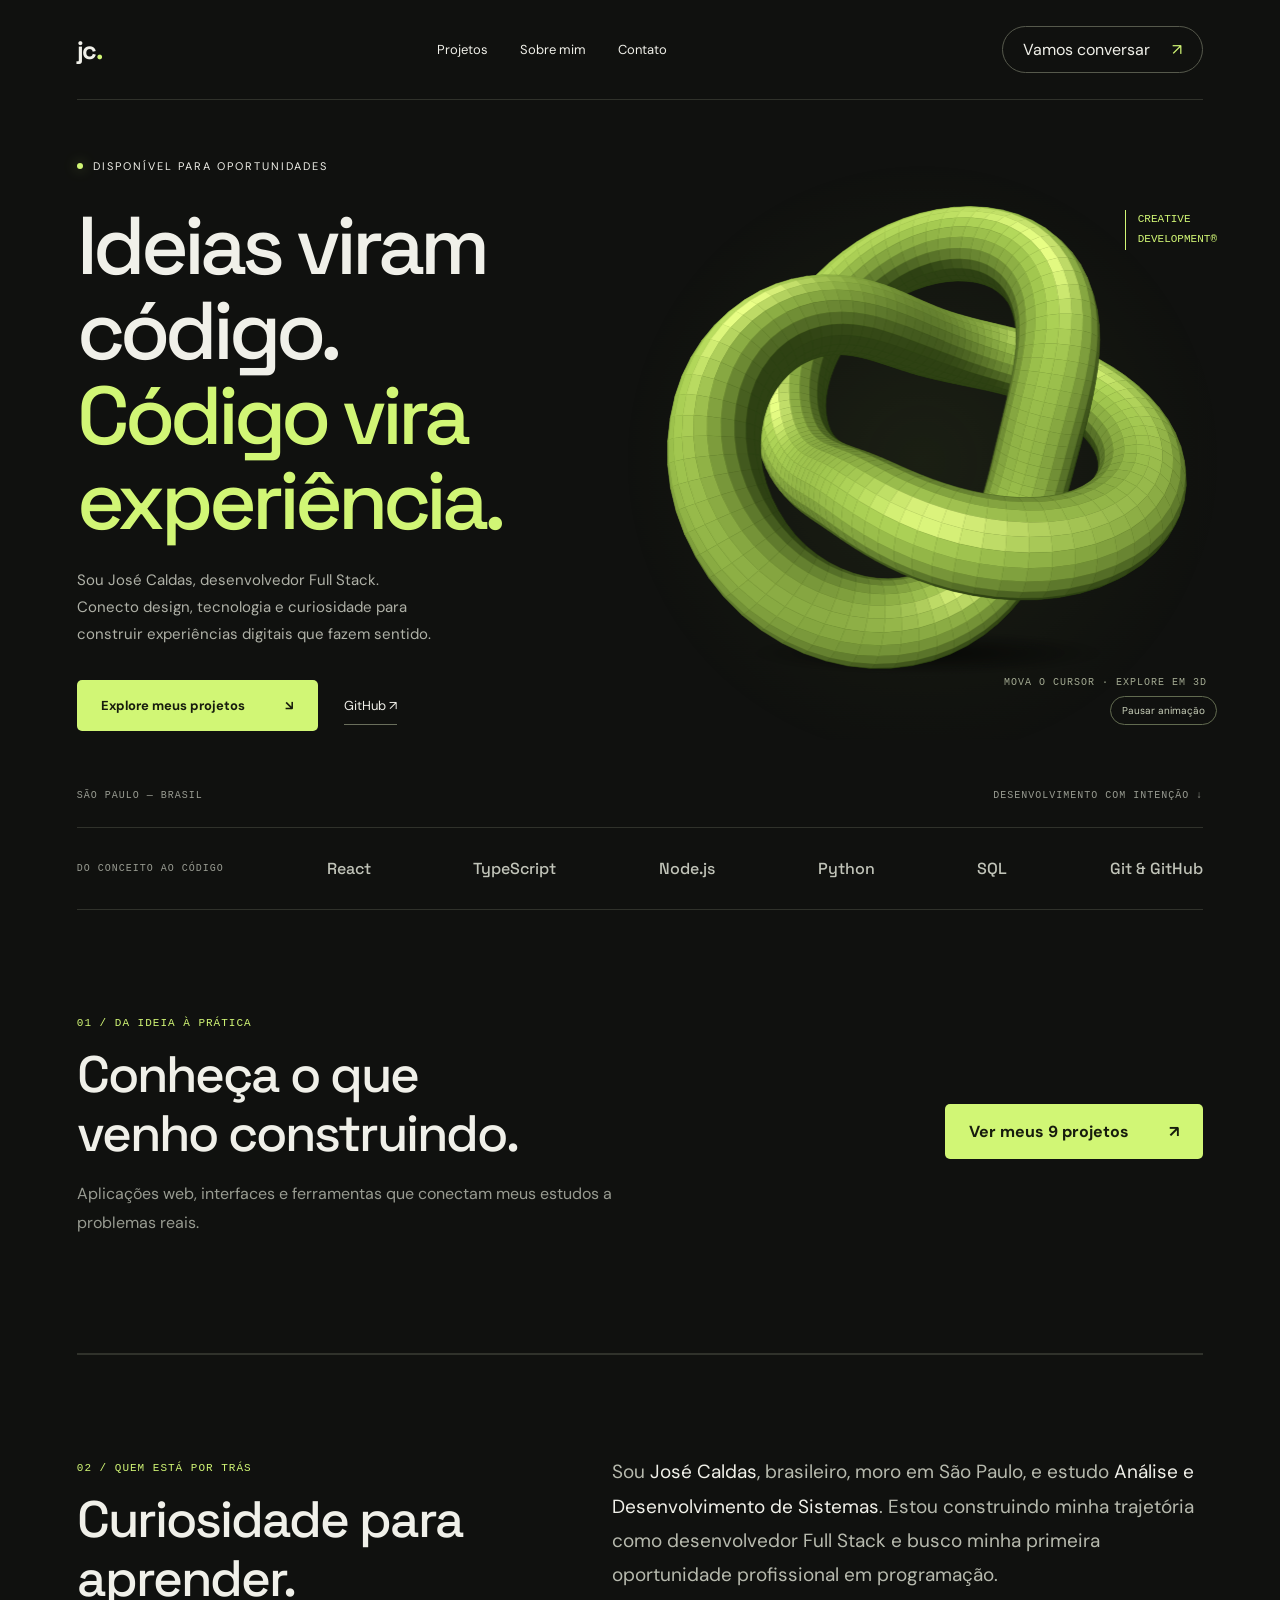
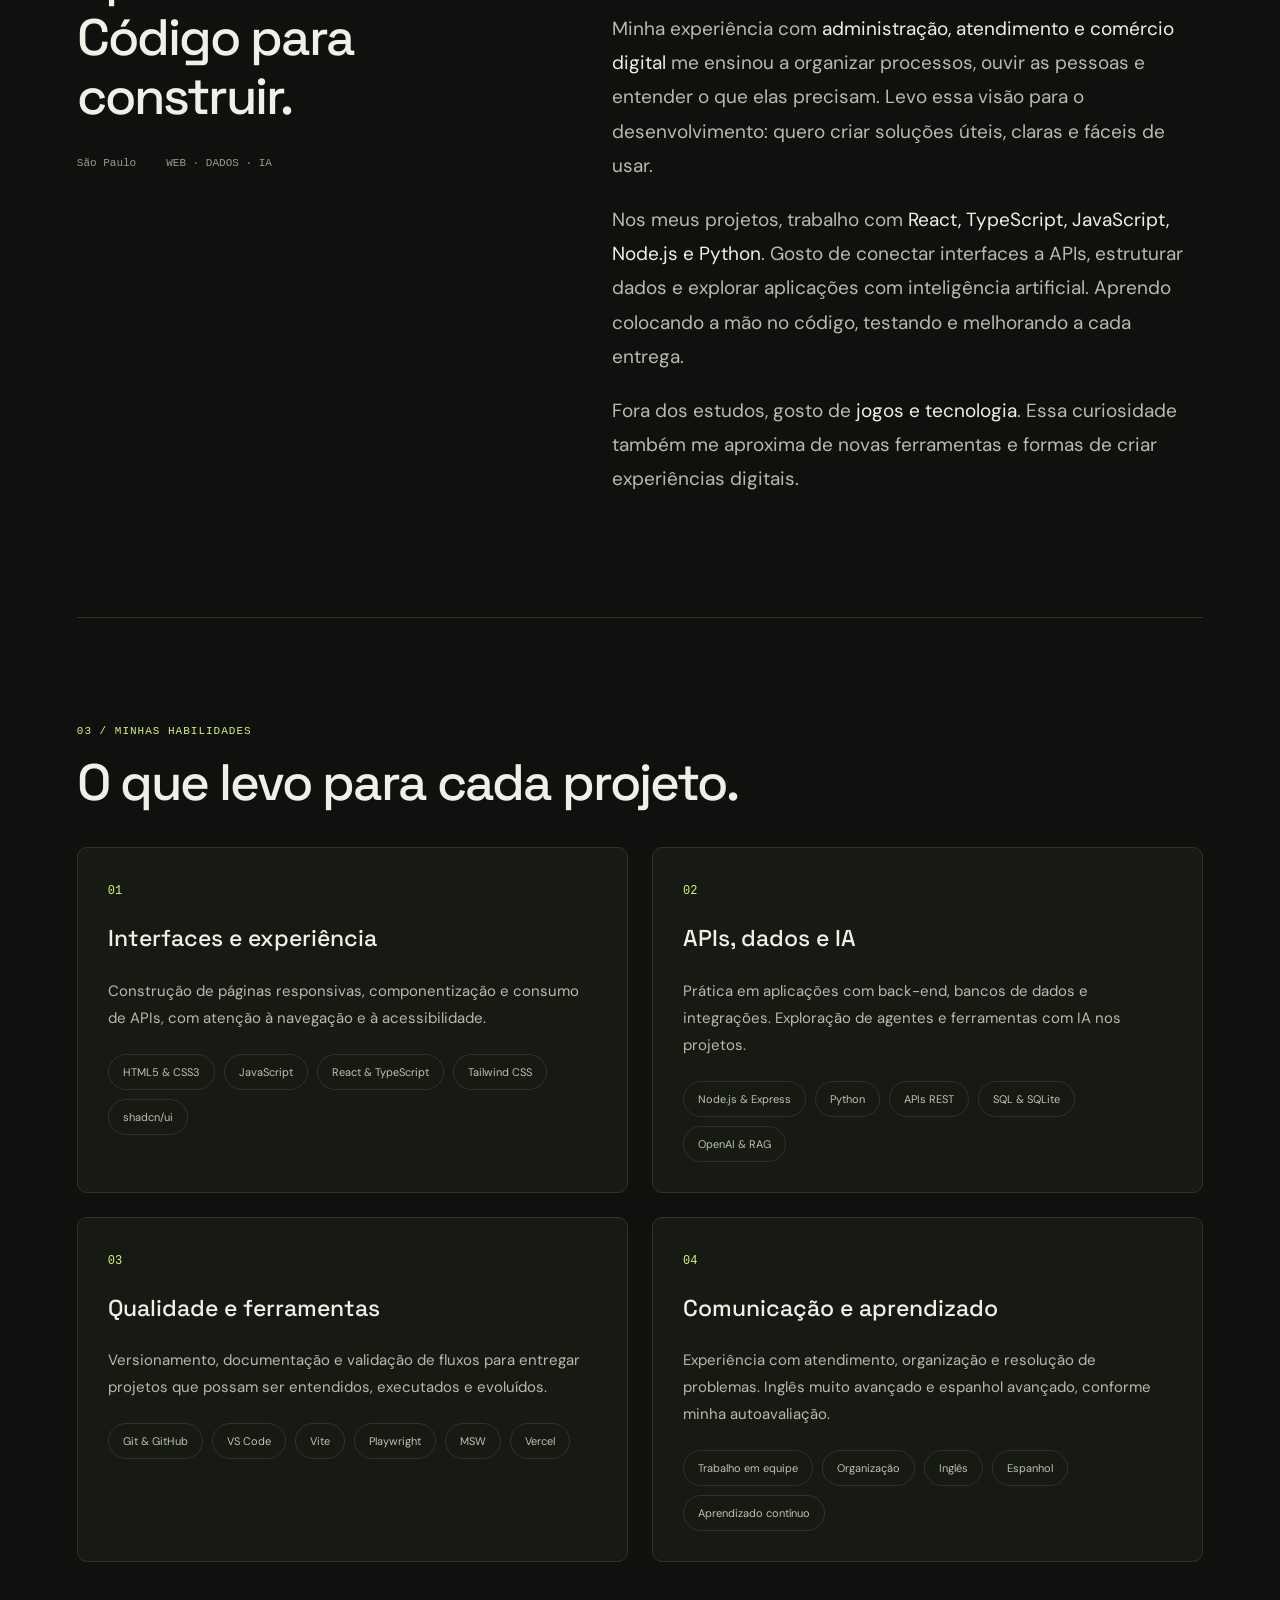
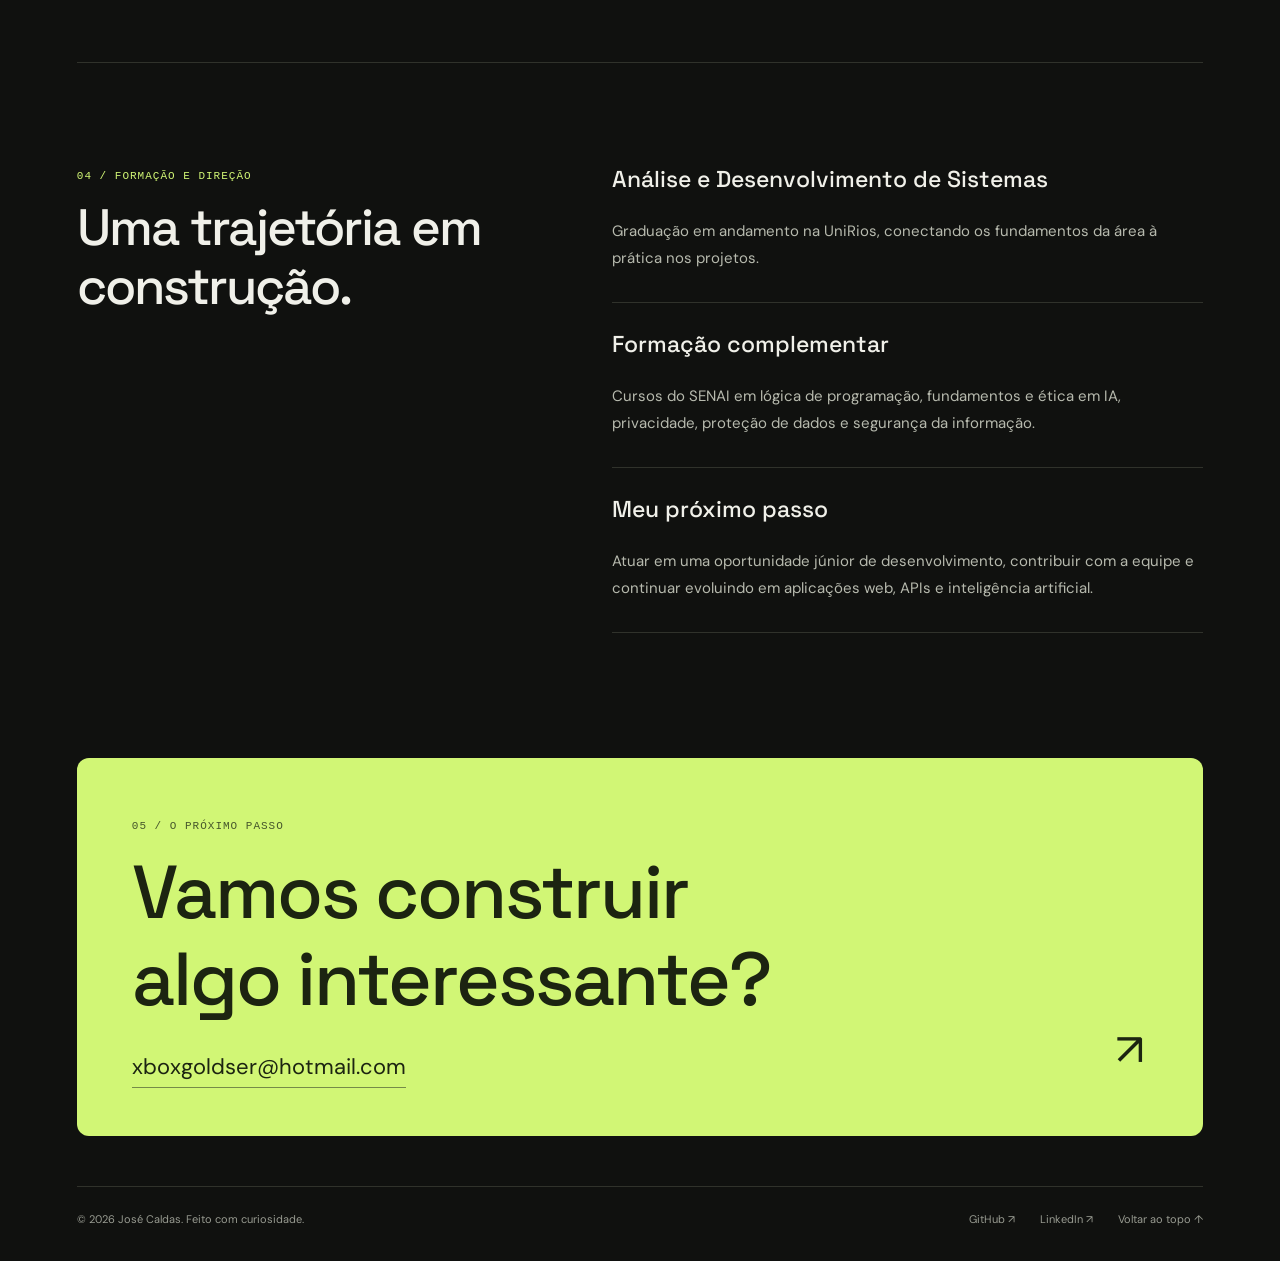
<file: index.html>
<!doctype html>
<html lang="pt-BR">
  <head>
    <meta charset="UTF-8" />
    <meta name="viewport" content="width=device-width,initial-scale=1" />
    <meta
      name="description"
      content="José Caldas, desenvolvedor Full Stack. Interfaces, aplicações web e inteligência artificial."
    />
    <title>José Caldas — Código com personalidade</title>
    <link rel="stylesheet" href="styles.css" />
  </head>
  <body>
    <div class="wrap">
      <header>
        <a href="#" class="logo" aria-label="José Caldas início"
          >jc<span>.</span>
        </a>
        <nav aria-label="Principal">
          <a href="projetos.html">Projetos</a>
          <a href="#sobre">Sobre mim</a>
          <a href="#contato">Contato</a>
        </nav>
        <a class="talk" href="mailto:xboxgoldser@hotmail.com"
          >Vamos conversar <span>↗</span>
        </a>
      </header>
      <main>
        <section class="hero">
          <div class="hero-copy">
            <div class="eyebrow">
              <i class="dot"> </i> Disponível para oportunidades
            </div>
            <h1>
              Ideias viram<br />código.<br />
              <em>Código vira<br />experiência.</em>
            </h1>
            <p class="intro">
              Sou José Caldas, desenvolvedor Full Stack.<br />Conecto design,
              tecnologia e curiosidade para<br />construir experiências digitais
              que fazem sentido.
            </p>
            <div class="actions">
              <a href="projetos.html" class="primary"
                >Explore meus projetos <span>↘</span>
              </a>
              <a
                class="textlink"
                href="https://github.com/JoseCaldinhas"
                target="_blank"
                rel="noopener"
                >GitHub ↗</a
              >
            </div>
          </div>
          <div class="scene">
            <canvas
              id="sculpture"
              aria-label="Escultura tridimensional verde que gira e acompanha o movimento do mouse"
              role="img"
            >
            </canvas>
            <div class="scene-tag">CREATIVE<br />DEVELOPMENT®</div>
            <div class="orbit-label">MOVA O CURSOR · EXPLORE EM 3D</div>
            <button class="motion" id="motion" aria-pressed="false">
              Pausar animação
            </button>
          </div>
        </section>
        <div class="hero-bottom">
          <span>SÃO PAULO — BRASIL</span>
          <span>DESENVOLVIMENTO COM INTENÇÃO ↓</span>
        </div>
        <div class="techbar">
          <span>DO CONCEITO AO CÓDIGO</span>
          <span>React</span>
          <span>TypeScript</span>
          <span>Node.js</span>
          <span>Python</span>
          <span>SQL</span>
          <span>Git & GitHub</span>
        </div>
        <section class="section project-invitation">
          <div>
            <span class="kicker">01 / DA IDEIA À PRÁTICA</span>
            <h2>Conheça o que<br />venho construindo.</h2>
            <p>
              Aplicações web, interfaces e ferramentas que conectam meus estudos
              a problemas reais.
            </p>
          </div>
          <a class="primary" href="projetos.html"
            >Ver meus 9 projetos <span>↗</span></a
          >
        </section>
        <section id="sobre" class="section about reveal">
          <div>
            <span class="kicker">02 / QUEM ESTÁ POR TRÁS</span>
            <h2>Curiosidade para aprender.<br />Código para construir.</h2>
            <div class="detail">
              <span>São Paulo</span><span>WEB · DADOS · IA</span>
            </div>
          </div>
          <div>
            <p>
              Sou <strong>José Caldas</strong>, brasileiro, moro em São
              Paulo, e estudo
              <strong>Análise e Desenvolvimento de Sistemas</strong>. Estou
              construindo minha trajetória como desenvolvedor Full Stack e busco
              minha primeira oportunidade profissional em programação.
            </p>
            <p>
              Minha experiência com
              <strong>administração, atendimento e comércio digital</strong> me
              ensinou a organizar processos, ouvir as pessoas e entender o que
              elas precisam. Levo essa visão para o desenvolvimento: quero criar
              soluções úteis, claras e fáceis de usar.
            </p>
            <p>
              Nos meus projetos, trabalho com
              <strong>React, TypeScript, JavaScript, Node.js e Python</strong>.
              Gosto de conectar interfaces a APIs, estruturar dados e explorar
              aplicações com inteligência artificial. Aprendo colocando a mão no
              código, testando e melhorando a cada entrega.
            </p>
            <p>
              Fora dos estudos, gosto de <strong>jogos e tecnologia</strong>.
              Essa curiosidade também me aproxima de novas ferramentas e formas
              de criar experiências digitais.
            </p>
          </div>
        </section>
        <section class="section capabilities">
          <div class="section-head">
            <div>
              <span class="kicker">03 / MINHAS HABILIDADES</span>
              <h2>O que levo para cada projeto.</h2>
            </div>
          </div>
          <div class="capability-grid">
            <article>
              <span class="skill-index">01</span>
              <h3>Interfaces e experiência</h3>
              <p>
                Construção de páginas responsivas, componentização e consumo de
                APIs, com atenção à navegação e à acessibilidade.
              </p>
              <div class="skills">
                <span>HTML5 & CSS3</span><span>JavaScript</span
                ><span>React & TypeScript</span><span>Tailwind CSS</span
                ><span>shadcn/ui</span>
              </div>
            </article>
            <article>
              <span class="skill-index">02</span>
              <h3>APIs, dados e IA</h3>
              <p>
                Prática em aplicações com back-end, bancos de dados e
                integrações. Exploração de agentes e ferramentas com IA nos
                projetos.
              </p>
              <div class="skills">
                <span>Node.js & Express</span><span>Python</span
                ><span>APIs REST</span><span>SQL & SQLite</span
                ><span>OpenAI & RAG</span>
              </div>
            </article>
            <article>
              <span class="skill-index">03</span>
              <h3>Qualidade e ferramentas</h3>
              <p>
                Versionamento, documentação e validação de fluxos para entregar
                projetos que possam ser entendidos, executados e evoluídos.
              </p>
              <div class="skills">
                <span>Git & GitHub</span><span>VS Code</span><span>Vite</span
                ><span>Playwright</span><span>MSW</span><span>Vercel</span>
              </div>
            </article>
            <article>
              <span class="skill-index">04</span>
              <h3>Comunicação e aprendizado</h3>
              <p>
                Experiência com atendimento, organização e resolução de
                problemas. Inglês muito avançado e espanhol avançado, conforme
                minha autoavaliação.
              </p>
              <div class="skills">
                <span>Trabalho em equipe</span><span>Organização</span
                ><span>Inglês</span><span>Espanhol</span
                ><span>Aprendizado contínuo</span>
              </div>
            </article>
          </div>
        </section>
        <section class="section learning">
          <div>
            <span class="kicker">04 / FORMAÇÃO E DIREÇÃO</span>
            <h2>Uma trajetória em construção.</h2>
          </div>
          <div>
            <article>
              <h3>Análise e Desenvolvimento de Sistemas</h3>
              <p>
                Graduação em andamento na UniRios, conectando os fundamentos da
                área à prática nos projetos.
              </p>
            </article>
            <article>
              <h3>Formação complementar</h3>
              <p>
                Cursos do SENAI em lógica de programação, fundamentos e ética em
                IA, privacidade, proteção de dados e segurança da informação.
              </p>
            </article>
            <article>
              <h3>Meu próximo passo</h3>
              <p>
                Atuar em uma oportunidade júnior de desenvolvimento, contribuir
                com a equipe e continuar evoluindo em aplicações web, APIs e
                inteligência artificial.
              </p>
            </article>
          </div>
        </section>
        <section id="contato" class="contact reveal">
          <span class="kicker">05 / O PRÓXIMO PASSO</span>
          <h2>Vamos construir<br />algo interessante?</h2>
          <a class="mail" href="mailto:xboxgoldser@hotmail.com"
            >xboxgoldser@hotmail.com</a
          >
          <a href="mailto:xboxgoldser@hotmail.com" aria-label="Enviar email"
            >↗</a
          >
        </section>
      </main>
      <footer>
        <span>© 2026 José Caldas. Feito com curiosidade.</span>
        <div>
          <a
            href="https://github.com/JoseCaldinhas"
            target="_blank"
            rel="noopener"
            >GitHub ↗</a
          >
          <a
            href="https://www.linkedin.com/in/josé-caldas-78349024b/"
            target="_blank"
            rel="noopener"
            >LinkedIn ↗</a
          >
          <a href="#">Voltar ao topo ↑</a>
        </div>
      </footer>
    </div>
    <dialog
      class="contact-dialog"
      id="contact-dialog"
      aria-labelledby="contact-title"
    >
      <button class="dialog-close" aria-label="Fechar contato">×</button>
      <span class="kicker">VAMOS CONVERSAR</span>
      <h2 id="contact-title">Me envie um e-mail.</h2>
      <p>
        Escolha onde quer escrever. O destinatário já estará preenchido:<br />
        <strong>xboxgoldser@hotmail.com</strong>
      </p>
      <div class="contact-options">
        <a
          href="https://mail.google.com/mail/?view=cm&fs=1&to=xboxgoldser%40hotmail.com"
          target="_blank"
          rel="noopener"
          >Escrever pelo Gmail ↗</a
        >
        <a
          href="https://outlook.live.com/mail/0/deeplink/compose?to=xboxgoldser%40hotmail.com"
          target="_blank"
          rel="noopener"
          >Escrever pelo Outlook ↗</a
        >
        <a href="mailto:xboxgoldser@hotmail.com"
          >Abrir aplicativo de e-mail ↗</a
        >
        <button id="copy-email" type="button">Copiar endereço de e-mail</button>
      </div>
      <div class="copy-status" role="status" aria-live="polite"></div>
    </dialog>
    <script src="script.js"></script>
  </body>
</html>
</file>
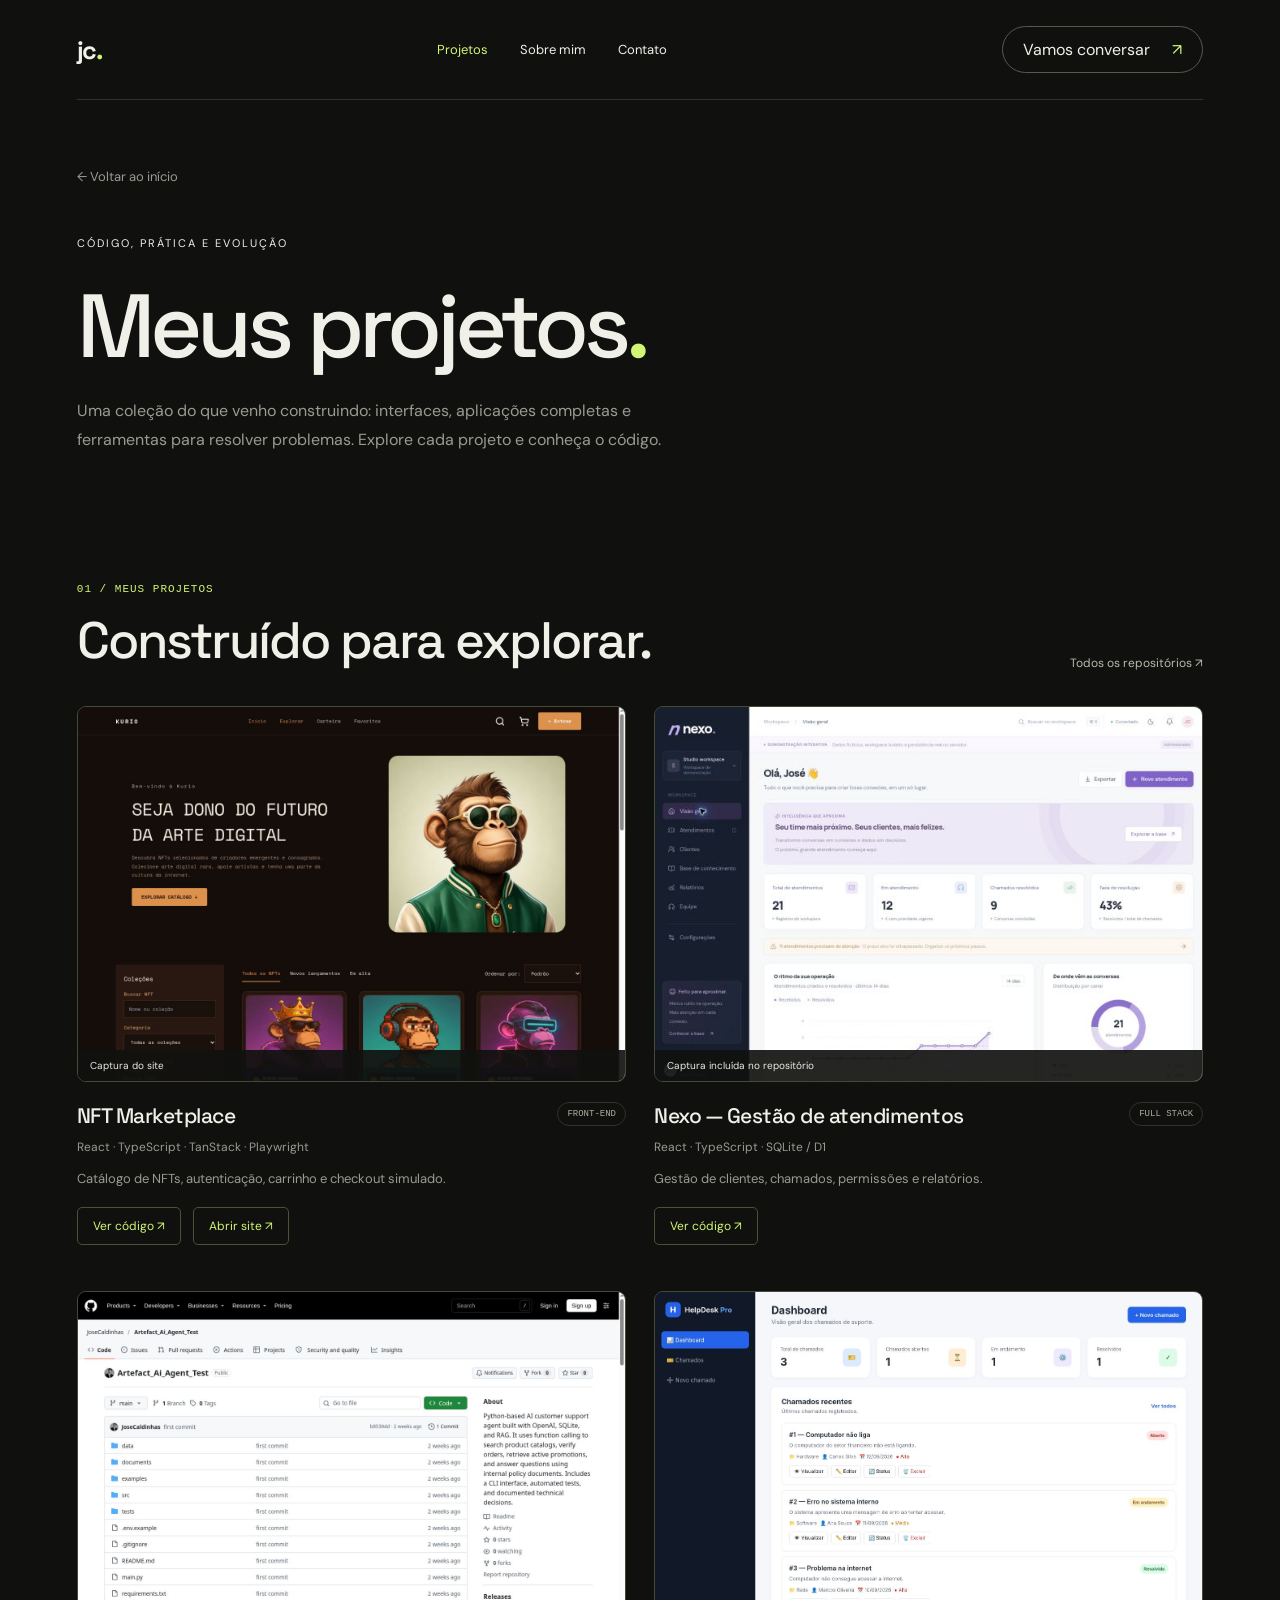
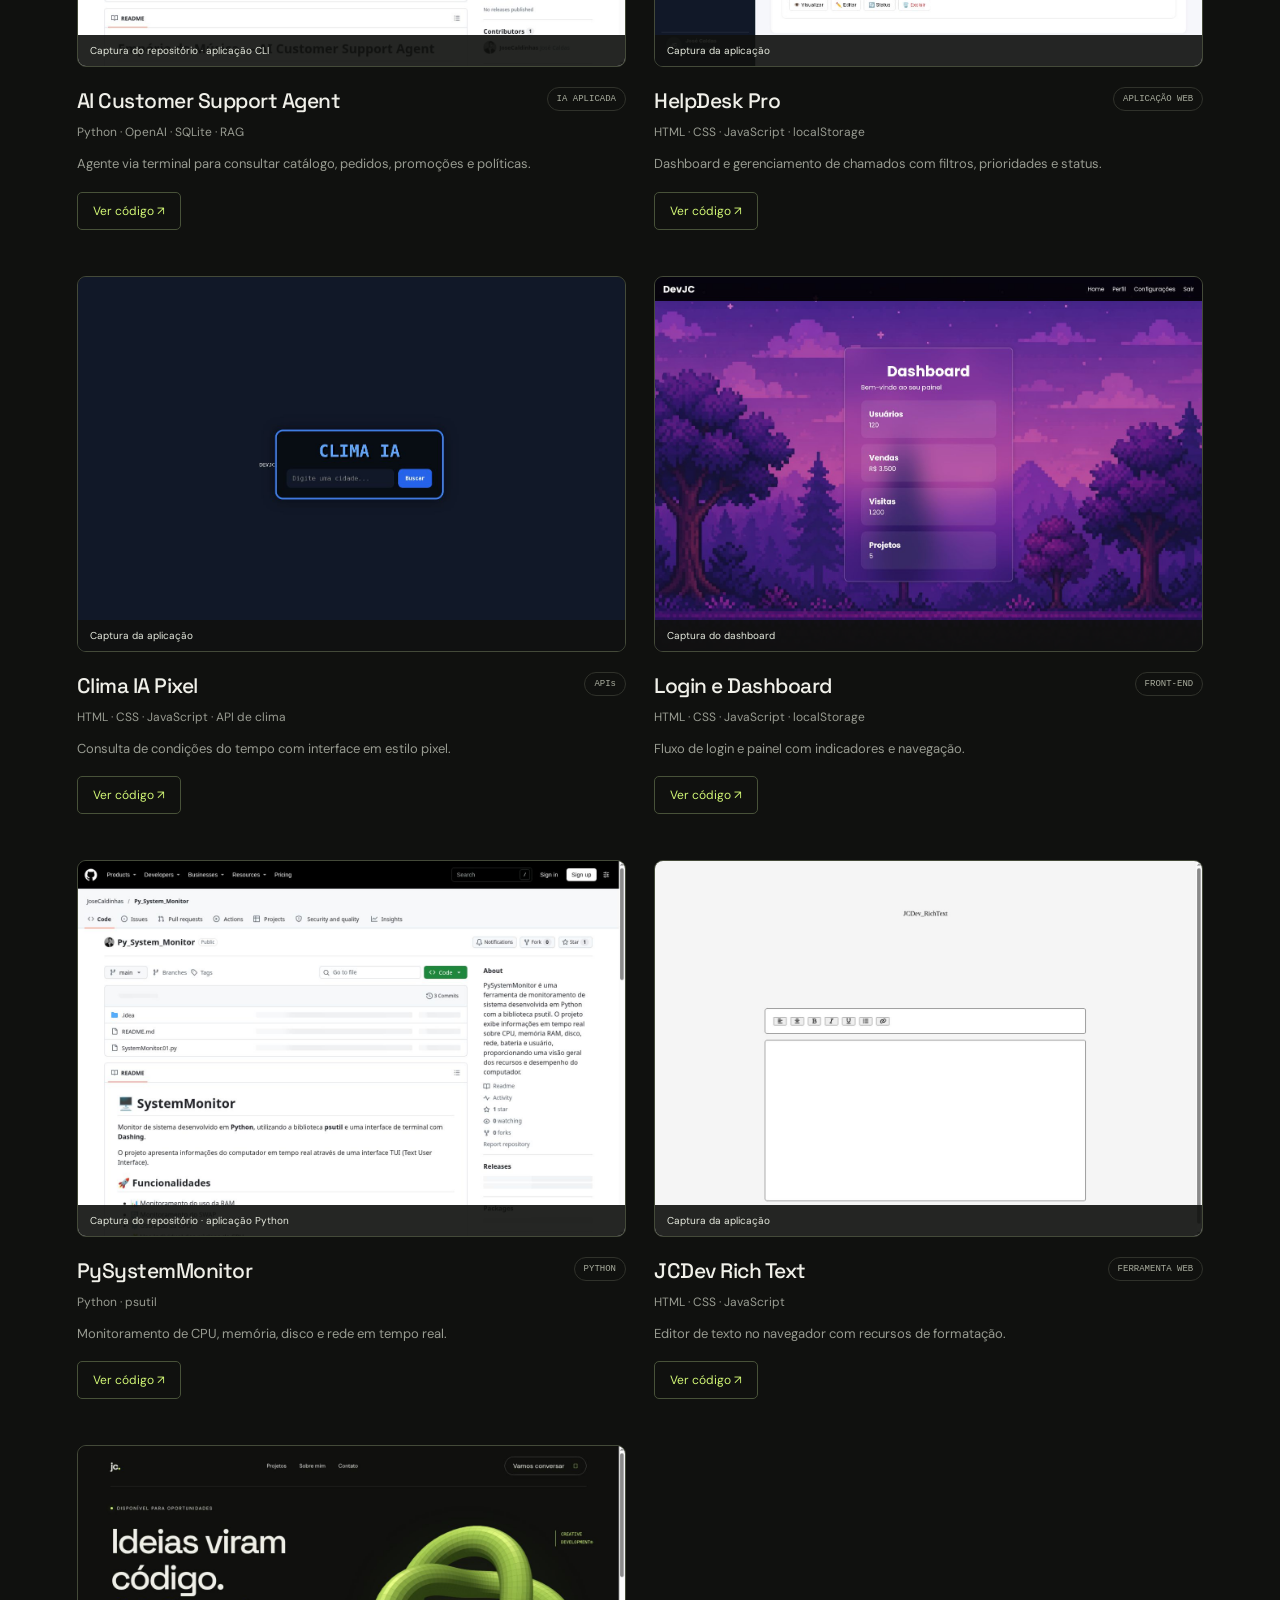
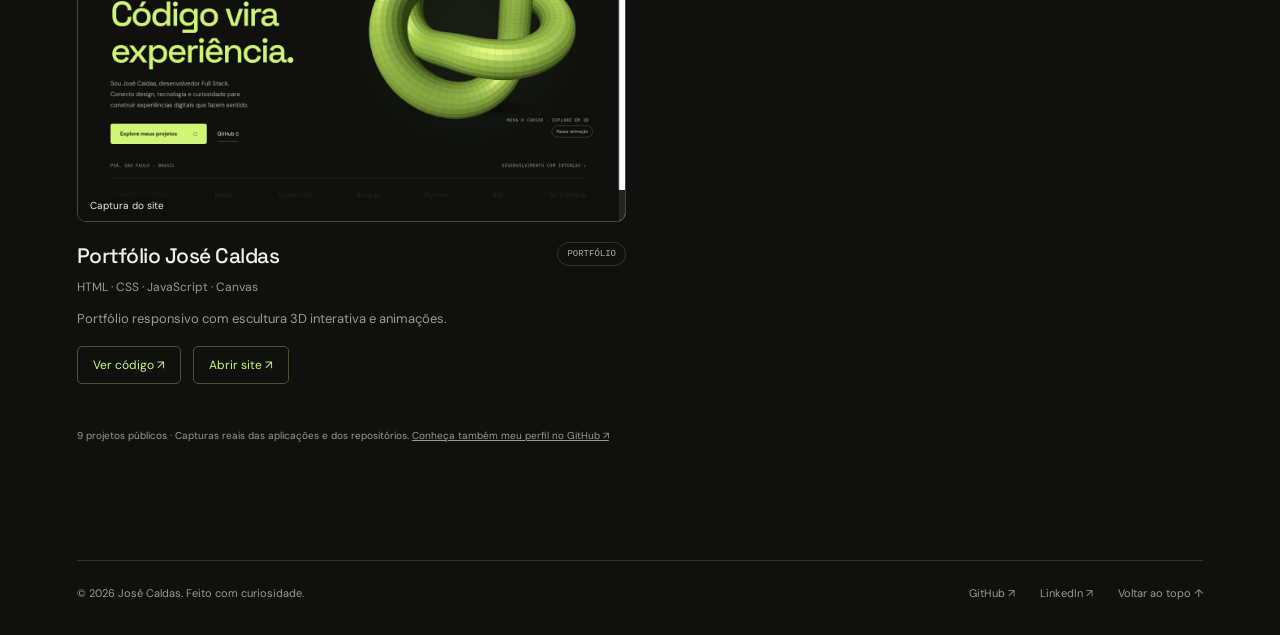
<file: projetos.html>
<!doctype html>
<html lang="pt-BR">
  <head>
    <meta charset="UTF-8" />
    <meta name="viewport" content="width=device-width,initial-scale=1" />
    <meta
      name="description"
      content="Conheça os projetos de José Caldas: aplicações web, interfaces, ferramentas Python e inteligência artificial."
    />
    <title>Projetos — José Caldas</title>
    <link rel="stylesheet" href="styles.css" />
  </head>
  <body>
    <div class="wrap">
      <header>
        <a href="index.html" class="logo" aria-label="José Caldas início"
          >jc<span>.</span>
        </a>
        <nav aria-label="Principal">
          <a href="projetos.html" aria-current="page">Projetos</a>
          <a href="index.html#sobre">Sobre mim</a>
          <a href="index.html#contato">Contato</a>
        </nav>
        <a class="talk" href="mailto:xboxgoldser@hotmail.com"
          >Vamos conversar <span>↗</span>
        </a>
      </header>
      <main>
        <section class="projects-intro">
          <a class="back-link" href="index.html">← Voltar ao início</a>
          <p class="eyebrow">CÓDIGO, PRÁTICA E EVOLUÇÃO</p>
          <h1>Meus projetos<span>.</span></h1>
          <p>
            Uma coleção do que venho construindo: interfaces, aplicações
            completas e ferramentas para resolver problemas. Explore cada
            projeto e conheça o código.
          </p>
        </section>
        <section id="projetos" class="section">
          <div class="section-head">
            <div>
              <span class="kicker">01 / MEUS PROJETOS</span>
              <h2>Construído para explorar.</h2>
            </div>
            <a
              href="https://github.com/JoseCaldinhas"
              target="_blank"
              rel="noopener"
              >Todos os repositórios ↗</a
            >
          </div>
          <div class="projects">
            <article class="project">
              <a
                class="capture-link"
                href="https://jungle-gaming-nft-marketplace.vercel.app"
                target="_blank"
                rel="noopener"
                aria-label="Explorar NFT Marketplace"
              >
                <div class="art capture-art">
                  <img
                    src="assets/nft.jpg"
                    alt="Captura do site: NFT Marketplace"
                    loading="lazy"
                    width="1348"
                    height="926"
                  />
                  <span class="capture-caption">Captura do site</span>
                </div>
              </a>
              <div class="project-info">
                <div>
                  <h3>NFT Marketplace</h3>
                  <p>React · TypeScript · TanStack · Playwright</p>
                </div>
                <span>FRONT-END</span>
              </div>
              <p class="project-description">
                Catálogo de NFTs, autenticação, carrinho e checkout simulado.
              </p>
              <div class="project-links">
                <a
                  href="https://github.com/JoseCaldinhas/jungle-gaming-nft-marketplace"
                  target="_blank"
                  rel="noopener"
                  >Ver código ↗</a
                >
                <a
                  href="https://jungle-gaming-nft-marketplace.vercel.app"
                  target="_blank"
                  rel="noopener"
                  >Abrir site ↗</a
                >
              </div>
            </article>
            <article class="project">
              <a
                class="capture-link"
                href="https://github.com/JoseCaldinhas/Projeto_Nexos"
                target="_blank"
                rel="noopener"
                aria-label="Explorar Nexo — Gestão de atendimentos"
              >
                <div class="art capture-art">
                  <img
                    src="assets/nexo.jpg"
                    alt="Captura incluída no repositório: Nexo — Gestão de atendimentos"
                    loading="lazy"
                    width="1348"
                    height="926"
                  />
                  <span class="capture-caption"
                    >Captura incluída no repositório</span
                  >
                </div>
              </a>
              <div class="project-info">
                <div>
                  <h3>Nexo — Gestão de atendimentos</h3>
                  <p>React · TypeScript · SQLite / D1</p>
                </div>
                <span>FULL STACK</span>
              </div>
              <p class="project-description">
                Gestão de clientes, chamados, permissões e relatórios.
              </p>
              <div class="project-links">
                <a
                  href="https://github.com/JoseCaldinhas/Projeto_Nexos"
                  target="_blank"
                  rel="noopener"
                  >Ver código ↗</a
                >
              </div>
            </article>
            <article class="project">
              <a
                class="capture-link"
                href="https://github.com/JoseCaldinhas/Artefact_Ai_Agent_Test"
                target="_blank"
                rel="noopener"
                aria-label="Explorar AI Customer Support Agent"
              >
                <div class="art capture-art">
                  <img
                    src="assets/agent.jpg"
                    alt="Captura do repositório · aplicação CLI: AI Customer Support Agent"
                    loading="lazy"
                    width="1348"
                    height="926"
                  />
                  <span class="capture-caption"
                    >Captura do repositório · aplicação CLI</span
                  >
                </div>
              </a>
              <div class="project-info">
                <div>
                  <h3>AI Customer Support Agent</h3>
                  <p>Python · OpenAI · SQLite · RAG</p>
                </div>
                <span>IA APLICADA</span>
              </div>
              <p class="project-description">
                Agente via terminal para consultar catálogo, pedidos, promoções
                e políticas.
              </p>
              <div class="project-links">
                <a
                  href="https://github.com/JoseCaldinhas/Artefact_Ai_Agent_Test"
                  target="_blank"
                  rel="noopener"
                  >Ver código ↗</a
                >
              </div>
            </article>
            <article class="project">
              <a
                class="capture-link"
                href="https://github.com/JoseCaldinhas/HelpDesk_Pro"
                target="_blank"
                rel="noopener"
                aria-label="Explorar HelpDesk Pro"
              >
                <div class="art capture-art">
                  <img
                    src="assets/helpdesk.jpg"
                    alt="Captura da aplicação: HelpDesk Pro"
                    loading="lazy"
                    width="1348"
                    height="926"
                  />
                  <span class="capture-caption">Captura da aplicação</span>
                </div>
              </a>
              <div class="project-info">
                <div>
                  <h3>HelpDesk Pro</h3>
                  <p>HTML · CSS · JavaScript · localStorage</p>
                </div>
                <span>APLICAÇÃO WEB</span>
              </div>
              <p class="project-description">
                Dashboard e gerenciamento de chamados com filtros, prioridades e
                status.
              </p>
              <div class="project-links">
                <a
                  href="https://github.com/JoseCaldinhas/HelpDesk_Pro"
                  target="_blank"
                  rel="noopener"
                  >Ver código ↗</a
                >
              </div>
            </article>
            <article class="project">
              <a
                class="capture-link"
                href="https://github.com/JoseCaldinhas/Projeto-de-previs-o-de-tempo-com-IA"
                target="_blank"
                rel="noopener"
                aria-label="Explorar Clima IA Pixel"
              >
                <div class="art capture-art">
                  <img
                    src="assets/clima.jpg"
                    alt="Captura da aplicação: Clima IA Pixel"
                    loading="lazy"
                    width="1348"
                    height="926"
                  />
                  <span class="capture-caption">Captura da aplicação</span>
                </div>
              </a>
              <div class="project-info">
                <div>
                  <h3>Clima IA Pixel</h3>
                  <p>HTML · CSS · JavaScript · API de clima</p>
                </div>
                <span>APIs</span>
              </div>
              <p class="project-description">
                Consulta de condições do tempo com interface em estilo pixel.
              </p>
              <div class="project-links">
                <a
                  href="https://github.com/JoseCaldinhas/Projeto-de-previs-o-de-tempo-com-IA"
                  target="_blank"
                  rel="noopener"
                  >Ver código ↗</a
                >
              </div>
            </article>
            <article class="project">
              <a
                class="capture-link"
                href="https://github.com/JoseCaldinhas/Projeto-Login-e-Dashboard"
                target="_blank"
                rel="noopener"
                aria-label="Explorar Login e Dashboard"
              >
                <div class="art capture-art">
                  <img
                    src="assets/login.jpg"
                    alt="Captura do dashboard: Login e Dashboard"
                    loading="lazy"
                    width="1348"
                    height="926"
                  />
                  <span class="capture-caption">Captura do dashboard</span>
                </div>
              </a>
              <div class="project-info">
                <div>
                  <h3>Login e Dashboard</h3>
                  <p>HTML · CSS · JavaScript · localStorage</p>
                </div>
                <span>FRONT-END</span>
              </div>
              <p class="project-description">
                Fluxo de login e painel com indicadores e navegação.
              </p>
              <div class="project-links">
                <a
                  href="https://github.com/JoseCaldinhas/Projeto-Login-e-Dashboard"
                  target="_blank"
                  rel="noopener"
                  >Ver código ↗</a
                >
              </div>
            </article>
            <article class="project">
              <a
                class="capture-link"
                href="https://github.com/JoseCaldinhas/Py_System_Monitor"
                target="_blank"
                rel="noopener"
                aria-label="Explorar PySystemMonitor"
              >
                <div class="art capture-art">
                  <img
                    src="assets/monitor.jpg"
                    alt="Captura do repositório · aplicação Python: PySystemMonitor"
                    loading="lazy"
                    width="1348"
                    height="926"
                  />
                  <span class="capture-caption"
                    >Captura do repositório · aplicação Python</span
                  >
                </div>
              </a>
              <div class="project-info">
                <div>
                  <h3>PySystemMonitor</h3>
                  <p>Python · psutil</p>
                </div>
                <span>PYTHON</span>
              </div>
              <p class="project-description">
                Monitoramento de CPU, memória, disco e rede em tempo real.
              </p>
              <div class="project-links">
                <a
                  href="https://github.com/JoseCaldinhas/Py_System_Monitor"
                  target="_blank"
                  rel="noopener"
                  >Ver código ↗</a
                >
              </div>
            </article>
            <article class="project">
              <a
                class="capture-link"
                href="https://github.com/JoseCaldinhas/Rich-Text-test"
                target="_blank"
                rel="noopener"
                aria-label="Explorar JCDev Rich Text"
              >
                <div class="art capture-art">
                  <img
                    src="assets/richtext.jpg"
                    alt="Captura da aplicação: JCDev Rich Text"
                    loading="lazy"
                    width="1348"
                    height="926"
                  />
                  <span class="capture-caption">Captura da aplicação</span>
                </div>
              </a>
              <div class="project-info">
                <div>
                  <h3>JCDev Rich Text</h3>
                  <p>HTML · CSS · JavaScript</p>
                </div>
                <span>FERRAMENTA WEB</span>
              </div>
              <p class="project-description">
                Editor de texto no navegador com recursos de formatação.
              </p>
              <div class="project-links">
                <a
                  href="https://github.com/JoseCaldinhas/Rich-Text-test"
                  target="_blank"
                  rel="noopener"
                  >Ver código ↗</a
                >
              </div>
            </article>
            <article class="project">
              <a
                class="capture-link"
                href="https://portfolio-jose-caldas-chi.vercel.app"
                target="_blank"
                rel="noopener"
                aria-label="Explorar Portfólio José Caldas"
              >
                <div class="art capture-art">
                  <img
                    src="assets/portfolio.jpg"
                    alt="Captura do site: Portfólio José Caldas"
                    loading="lazy"
                    width="1348"
                    height="926"
                  />
                  <span class="capture-caption">Captura do site</span>
                </div>
              </a>
              <div class="project-info">
                <div>
                  <h3>Portfólio José Caldas</h3>
                  <p>HTML · CSS · JavaScript · Canvas</p>
                </div>
                <span>PORTFÓLIO</span>
              </div>
              <p class="project-description">
                Portfólio responsivo com escultura 3D interativa e animações.
              </p>
              <div class="project-links">
                <a
                  href="https://github.com/JoseCaldinhas/portfolio-jose-caldas"
                  target="_blank"
                  rel="noopener"
                  >Ver código ↗</a
                >
                <a
                  href="https://portfolio-jose-caldas-chi.vercel.app"
                  target="_blank"
                  rel="noopener"
                  >Abrir site ↗</a
                >
              </div>
            </article>
          </div>
          <p class="project-note">
            9 projetos públicos · Capturas reais das aplicações e dos
            repositórios.
            <a
              href="https://github.com/JoseCaldinhas/JoseCaldinhas"
              target="_blank"
              rel="noopener"
              >Conheça também meu perfil no GitHub ↗</a
            >
          </p>
        </section>
      </main>
      <footer>
        <span>© 2026 José Caldas. Feito com curiosidade.</span>
        <div>
          <a
            href="https://github.com/JoseCaldinhas"
            target="_blank"
            rel="noopener"
            >GitHub ↗</a
          >
          <a
            href="https://www.linkedin.com/in/josé-caldas-78349024b/"
            target="_blank"
            rel="noopener"
            >LinkedIn ↗</a
          >
          <a href="#">Voltar ao topo ↑</a>
        </div>
      </footer>
    </div>
  </body>
</html>
</file>
<file: styles.css>
@import url("https://fonts.googleapis.com/css2?family=DM+Sans:wght@400;500;600;700&family=Space+Grotesk:wght@400;500;600;700&display=swap");
:root {
  --bg: #10110f;
  --fg: #f0f0e9;
  --muted: #989b91;
  --lime: #d1f675;
  --line: #30322b;
}
* {
  box-sizing: border-box;
}
html {
  scroll-behavior: smooth;
  scroll-padding-top: 90px;
}
body {
  margin: 0;
  background: var(--bg);
  color: var(--fg);
  font-family: "DM Sans", sans-serif;
}
a {
  color: inherit;
  text-decoration: none;
}
button {
  font: inherit;
}
::selection {
  background: var(--lime);
  color: var(--bg);
}
.wrap {
  max-width: 1380px;
  margin: auto;
  padding: 0 6%;
}
header {
  height: 100px;
  display: flex;
  align-items: center;
  justify-content: space-between;
  border-bottom: 1px solid var(--line);
}
.logo {
  font-family: "Space Grotesk";
  font-size: 25px;
  font-weight: 700;
  letter-spacing: -1.5px;
}
.logo span {
  color: var(--lime);
}
nav {
  display: flex;
  gap: 32px;
  font-size: 13px;
}
nav a:hover {
  color: var(--lime);
}
.talk {
  border: 1px solid #56594c;
  border-radius: 40px;
  padding: 12px 20px;
}
.talk span {
  color: var(--lime);
  margin-left: 18px;
}
.hero {
  min-height: 690px;
  position: relative;
  display: grid;
  grid-template-columns: 1.1fr 1fr;
  align-items: center;
}
.hero-copy {
  z-index: 2;
  pointer-events: none;
}
.hero-copy a {
  pointer-events: auto;
}
.eyebrow {
  font-size: 11px;
  letter-spacing: 2px;
  text-transform: uppercase;
  display: flex;
  align-items: center;
  gap: 10px;
}
.dot {
  width: 6px;
  height: 6px;
  border-radius: 50%;
  background: var(--lime);
  box-shadow: 0 0 14px #d1f67570;
}
h1 {
  font: 500 clamp(55px, 6.4vw, 91px)/1.04 "Space Grotesk";
  letter-spacing: -5px;
  margin: 30px 0 24px;
}
h1 em {
  font-style: normal;
  color: var(--lime);
}
.intro {
  color: #afb1a7;
  font-size: 15px;
  line-height: 1.8;
  max-width: 385px;
}
.actions {
  display: flex;
  gap: 26px;
  align-items: center;
  margin-top: 32px;
  font-size: 13px;
}
.primary {
  background: var(--lime);
  color: #171c0d;
  padding: 17px 24px;
  border-radius: 5px;
  display: inline-flex;
  gap: 40px;
  align-items: center;
  font-weight: 700;
  transition: 0.2s;
}
.primary:hover {
  background: #e2ff9b;
  transform: translateY(-3px);
}
.textlink {
  border-bottom: 1px solid #6a6f5c;
  padding: 10px 0;
}
.scene {
  position: absolute;
  right: -3%;
  width: 56%;
  height: 620px;
  top: 20px;
}
.scene canvas {
  width: 100%;
  height: 100%;
  display: block;
  cursor: grab;
}
.scene:active canvas {
  cursor: grabbing;
}
.orbit-label {
  position: absolute;
  font: 10px monospace;
  color: #a2a991;
  letter-spacing: 1px;
  bottom: 52px;
  right: 30px;
}
.scene-tag {
  position: absolute;
  right: 20px;
  top: 90px;
  font: 11px monospace;
  color: var(--lime);
  border-left: 1px solid var(--lime);
  padding-left: 12px;
  line-height: 1.8;
}
.hero-bottom {
  display: flex;
  justify-content: space-between;
  font: 10px monospace;
  letter-spacing: 1px;
  color: var(--muted);
  border-bottom: 1px solid var(--line);
  padding: 0 0 26px;
}
.techbar {
  display: flex;
  justify-content: space-between;
  gap: 20px;
  padding: 30px 0;
  color: #c1c4b9;
  font: 500 16px "Space Grotesk";
  border-bottom: 1px solid var(--line);
}
.techbar span:first-child {
  color: var(--muted);
  font: 10px monospace;
  letter-spacing: 1px;
  align-self: center;
}
.section {
  padding: 100px 0;
}
.section-head {
  display: flex;
  justify-content: space-between;
  align-items: end;
  margin-bottom: 35px;
}
.kicker {
  font: 11px monospace;
  color: var(--lime);
  letter-spacing: 1px;
}
h2 {
  font: 500 clamp(35px, 4vw, 54px)/1.15 "Space Grotesk";
  letter-spacing: -2px;
  margin: 15px 0 0;
}
.section-head > a {
  font-size: 12px;
  color: #b6baac;
}
.projects {
  display: grid;
  grid-template-columns: 1fr 1fr;
  gap: 28px;
}
.project {
  display: block;
  perspective: 1000px;
}
.art {
  height: 330px;
  border: 1px solid #444a39;
  border-radius: 9px;
  position: relative;
  overflow: hidden;
  transition: transform 0.25s;
  transform-style: preserve-3d;
  background: #1e2319;
}
.project:hover .art {
  transform: rotateX(3deg) rotateY(-4deg) translateY(-5px);
}
.art-one {
  background:
    radial-gradient(ellipse at 50% 120%, #7a8f4870, transparent 65%), #22291d;
}
.art-two {
  background:
    radial-gradient(ellipse at 30% 110%, #4f449b80, transparent 65%), #202025;
}
.number {
  position: absolute;
  top: 17px;
  left: 20px;
  font: 10px monospace;
  color: #ffffff70;
}
.project-arrow {
  position: absolute;
  right: 17px;
  top: 15px;
  border: 1px solid #ffffff30;
  width: 33px;
  height: 33px;
  border-radius: 50%;
  display: grid;
  place-items: center;
}
.mini-browser {
  position: absolute;
  width: 82%;
  left: 9%;
  top: 65px;
  border-radius: 7px 7px 0 0;
  box-shadow: 0 20px 65px #0008;
  background: #101210;
  transform: rotate(-5deg);
  padding: 15px;
  border: 1px solid #ffffff25;
}
.browser-bar {
  display: flex;
  gap: 4px;
  padding-bottom: 15px;
  border-bottom: 1px solid #ffffff15;
}
.browser-bar i {
  width: 4px;
  height: 4px;
  background: #727669;
  border-radius: 50%;
}
.mini-title {
  font: 22px "Space Grotesk";
  max-width: 180px;
  margin: 17px 0;
  color: #f1f1e8;
}
.mini-title b {
  color: #cbf679;
}
.nfts {
  display: flex;
  gap: 9px;
}
.nft {
  height: 130px;
  flex: 1;
  border-radius: 6px;
  background: linear-gradient(135deg, #6866a9, #cfb2a9);
  display: grid;
  place-items: center;
  font-size: 55px;
}
.nft:nth-child(2) {
  background: linear-gradient(135deg, #a5ae57, #d6c688);
}
.nft:nth-child(3) {
  background: linear-gradient(135deg, #509081, #b8cdd2);
}
.agent-ui {
  position: absolute;
  inset: 52px 40px -20px;
  background: #f1eee8;
  border-radius: 9px;
  transform: rotate(5deg);
  color: #222;
  box-shadow: 0 20px 60px #0006;
  padding: 22px;
}
.agent-ui h3 {
  font: 600 23px "Space Grotesk";
  margin: 0 0 6px;
}
.agent-ui small {
  font-size: 10px;
  color: #777;
}
.chat {
  font-size: 11px;
  padding: 14px;
  background: #fff;
  border: 1px solid #e2ded6;
  border-radius: 6px;
  margin-top: 18px;
  line-height: 1.7;
}
.chat.purple {
  background: #e7e2f3;
  margin-left: 20px;
}
.chat-input {
  border: 1px solid #ccc;
  padding: 12px;
  border-radius: 5px;
  margin-top: 18px;
  font-size: 10px;
  color: #999;
}
.project-info {
  display: flex;
  justify-content: space-between;
  align-items: start;
  padding: 20px 0;
}
.project-info h3 {
  margin: 0 0 8px;
  font: 500 23px "Space Grotesk";
  letter-spacing: -0.5px;
}
.project-info p {
  margin: 0;
  color: var(--muted);
  font-size: 12px;
}
.project-info > span {
  font: 10px monospace;
  border: 1px solid var(--line);
  padding: 6px 9px;
  border-radius: 20px;
  color: #a9ad9e;
}
.project-note {
  font-size: 10px;
  color: var(--muted);
  margin: 0 0 15px;
}
.about {
  border-top: 1px solid var(--line);
  display: grid;
  grid-template-columns: 1fr 1.3fr;
  gap: 80px;
}
.about p {
  font-size: 19px;
  line-height: 1.8;
  color: #b7baae;
  margin: 0 0 20px;
}
.about p strong {
  font-weight: 400;
  color: var(--fg);
}
.skills {
  display: flex;
  gap: 9px;
  flex-wrap: wrap;
  margin-top: 30px;
}
.skills span {
  padding: 10px 14px;
  border: 1px solid var(--line);
  border-radius: 30px;
  font-size: 11px;
  color: #bdc3b0;
}
.detail {
  display: flex;
  gap: 30px;
  margin-top: 30px;
  font: 11px monospace;
  color: var(--muted);
}
.contact {
  background: var(--lime);
  color: #1c2411;
  border-radius: 12px;
  padding: 55px;
  position: relative;
  overflow: hidden;
  margin-bottom: 50px;
}
.contact .kicker {
  color: #46562b;
}
.contact h2 {
  font-size: clamp(40px, 6vw, 75px);
  max-width: 780px;
  margin: 15px 0 30px;
}
.contact a.mail {
  font-size: clamp(14px, 2vw, 22px);
  border-bottom: 1px solid #758b48;
  padding-bottom: 6px;
}
.contact > a:last-child {
  position: absolute;
  right: 60px;
  bottom: 57px;
  font-size: 45px;
}
footer {
  display: flex;
  justify-content: space-between;
  padding: 25px 0 35px;
  color: var(--muted);
  font-size: 11px;
  border-top: 1px solid var(--line);
}
footer div {
  display: flex;
  gap: 25px;
}
.reveal {
  opacity: 0;
  transform: translateY(20px);
  transition: 0.7s;
}
.reveal.visible {
  opacity: 1;
  transform: none;
}
a:focus-visible,
button:focus-visible {
  outline: 2px solid var(--lime);
  outline-offset: 6px;
}
.motion {
  background: transparent;
  border: 1px solid #626b50;
  color: #c9d0ba;
  border-radius: 20px;
  padding: 7px 11px;
  cursor: pointer;
  font-size: 10px;
  position: absolute;
  bottom: 15px;
  right: 20px;
}
.contact a:focus-visible {
  outline-color: #222;
}
@media (min-width: 1500px) {
  .hero {
    min-height: 760px;
  }
}
@media (max-width: 800px) {
  header {
    height: 80px;
  }
  nav {
    gap: 18px;
  }
  nav a:nth-child(3) {
    display: none;
  }
  .talk {
    display: none;
  }
  .hero {
    min-height: 0;
    display: flex;
    flex-direction: column;
    align-items: stretch;
    padding-top: 65px;
    gap: 32px;
  }
  .hero-copy {
    min-width: 0;
  }
  .actions {
    flex-wrap: wrap;
    column-gap: 20px;
    row-gap: 12px;
  }
  .primary {
    max-width: 100%;
    gap: 20px;
  }
  h1 {
    font-size: 65px;
    letter-spacing: -3px;
  }
  .scene {
    position: relative;
    inset: auto;
    flex: none;
    height: clamp(320px, 85vw, 460px);
    width: 100%;
    overflow: hidden;
  }
  .scene-tag {
    top: 60px;
  }
  .hero-bottom {
    font-size: 8px;
  }
  .techbar {
    flex-wrap: wrap;
    justify-content: center;
    font-size: 13px;
  }
  .techbar span:first-child {
    width: 100%;
    text-align: center;
  }
  .projects {
    grid-template-columns: 1fr;
  }
  .section {
    padding: 65px 0;
  }
  .section-head {
    align-items: start;
    gap: 20px;
  }
  .section-head > a {
    max-width: 90px;
    line-height: 1.7;
  }
  .about {
    grid-template-columns: 1fr;
    gap: 30px;
  }
  .about p {
    font-size: 17px;
  }
  .contact {
    padding: 30px;
  }
  .contact > a:last-child {
    right: 28px;
    bottom: 20px;
    font-size: 28px;
  }
  footer {
    gap: 20px;
    flex-wrap: wrap;
  }
  .art {
    height: 320px;
  }
}
@media (prefers-reduced-motion: reduce) {
  html {
    scroll-behavior: auto;
  }
  .reveal {
    opacity: 1;
    transform: none;
  }
  * {
    transition: none !important;
  }
}

.contact-dialog {
  background: #1b1e17;
  color: var(--fg);
  border: 1px solid #515b3d;
  border-radius: 14px;
  padding: 32px;
  width: min(460px, calc(100% - 32px));
  box-shadow: 0 24px 100px #0009;
}
.contact-dialog::backdrop {
  background: #000b;
  backdrop-filter: blur(5px);
}
.contact-dialog h2 {
  font-size: 30px;
  letter-spacing: -1px;
  margin: 10px 0 15px;
}
.contact-dialog p {
  color: #b7baae;
  font-size: 14px;
  line-height: 1.7;
  overflow-wrap: anywhere;
}
.contact-options {
  display: grid;
  gap: 10px;
  margin: 24px 0 15px;
}
.contact-options a,
.contact-options button {
  display: block;
  text-align: center;
  padding: 13px;
  border: 1px solid #515b3d;
  border-radius: 6px;
  background: transparent;
  color: var(--fg);
  cursor: pointer;
  font-size: 14px;
}
.contact-options a:first-child {
  background: var(--lime);
  color: #18200d;
}
.dialog-close {
  float: right;
  background: none;
  color: var(--fg);
  border: 0;
  font-size: 24px;
  cursor: pointer;
}
.copy-status {
  min-height: 24px;
  font-size: 12px;
  color: var(--lime);
}

/* Capturas reais dos projetos */
.capture-art {
  height: auto;
  aspect-ratio: 1.46;
  background: #20221c;
  transform: none !important;
}
.capture-art img {
  display: block;
  width: 100%;
  height: 100%;
  object-fit: cover;
  object-position: top;
  transition: transform 0.3s;
}
.capture-link:hover img {
  transform: scale(1.025);
}
.capture-caption {
  position: absolute;
  bottom: 0;
  left: 0;
  right: 0;
  padding: 9px 12px;
  background: #10110fe8;
  color: #e7ebdf;
  font-size: 10px;
}
.project-info {
  gap: 12px;
  padding-bottom: 10px;
}
.project-info > div {
  min-width: 0;
}
.project-info h3 {
  font-size: 21px;
}
.project-info p {
  line-height: 1.7;
}
.project-info > span {
  flex-shrink: 0;
  font-size: 9px;
}
.project-description {
  color: var(--muted);
  font-size: 13px;
  line-height: 1.8;
  margin: 0 0 16px;
}
.project-links {
  display: flex;
  flex-wrap: wrap;
  gap: 12px;
  margin-bottom: 18px;
}
.project-links a {
  border: 1px solid #485239;
  border-radius: 5px;
  padding: 10px 15px;
  color: var(--lime);
  font-size: 12px;
}
.project-links a:hover {
  background: #d1f67515;
}
.project-note {
  margin-top: 25px;
  line-height: 1.8;
}
.project-note a {
  text-decoration: underline;
}
@media (max-width: 480px) {
  .project-info {
    flex-direction: column;
  }
  .project-info h3 {
    font-size: 22px;
  }
  .capture-art {
    aspect-ratio: 1.46;
  }
}

/* Apresentação pessoal e página de projetos */
nav a[aria-current="page"] {
  color: var(--lime);
}
.project-invitation {
  display: flex;
  justify-content: space-between;
  align-items: center;
  gap: 35px;
  border-bottom: 1px solid var(--line);
}
.project-invitation p,
.projects-intro > p:last-child {
  color: var(--muted);
  line-height: 1.8;
  max-width: 590px;
}
.project-invitation .primary {
  flex-shrink: 0;
}
.projects-intro {
  padding: 65px 0 5px;
}
.projects-intro h1 {
  font-size: clamp(52px, 7vw, 90px);
}
.projects-intro h1 span {
  color: var(--lime);
}
.back-link {
  display: inline-block;
  color: var(--muted);
  font-size: 13px;
  margin-bottom: 40px;
}
.capabilities {
  border-top: 1px solid var(--line);
}
.capability-grid {
  display: grid;
  grid-template-columns: 1fr 1fr;
  gap: 24px;
}
.capability-grid article {
  padding: 30px;
  border: 1px solid var(--line);
  border-radius: 10px;
  background: #171a13;
}
.skill-index {
  font: 12px monospace;
  color: var(--lime);
}
.capability-grid h3,
.learning h3 {
  font: 500 23px "Space Grotesk";
  line-height: 1.4;
}
.capability-grid p,
.learning p {
  color: #b7baae;
  font-size: 15px;
  line-height: 1.8;
}
.capability-grid .skills {
  margin-top: 22px;
}
.learning {
  border-top: 1px solid var(--line);
  display: grid;
  grid-template-columns: 1fr 1.3fr;
  gap: 80px;
}
.learning article {
  border-bottom: 1px solid var(--line);
  padding-bottom: 15px;
  margin-bottom: 25px;
}
.learning h3 {
  margin-top: 0;
}
@media (max-width: 800px) {
  .project-invitation {
    align-items: flex-start;
    flex-direction: column;
  }
  .capability-grid,
  .learning {
    grid-template-columns: 1fr;
  }
  .learning {
    gap: 35px;
  }
  .capability-grid article {
    padding: 24px;
  }
  .projects-intro {
    padding-top: 40px;
  }
}
</file>
